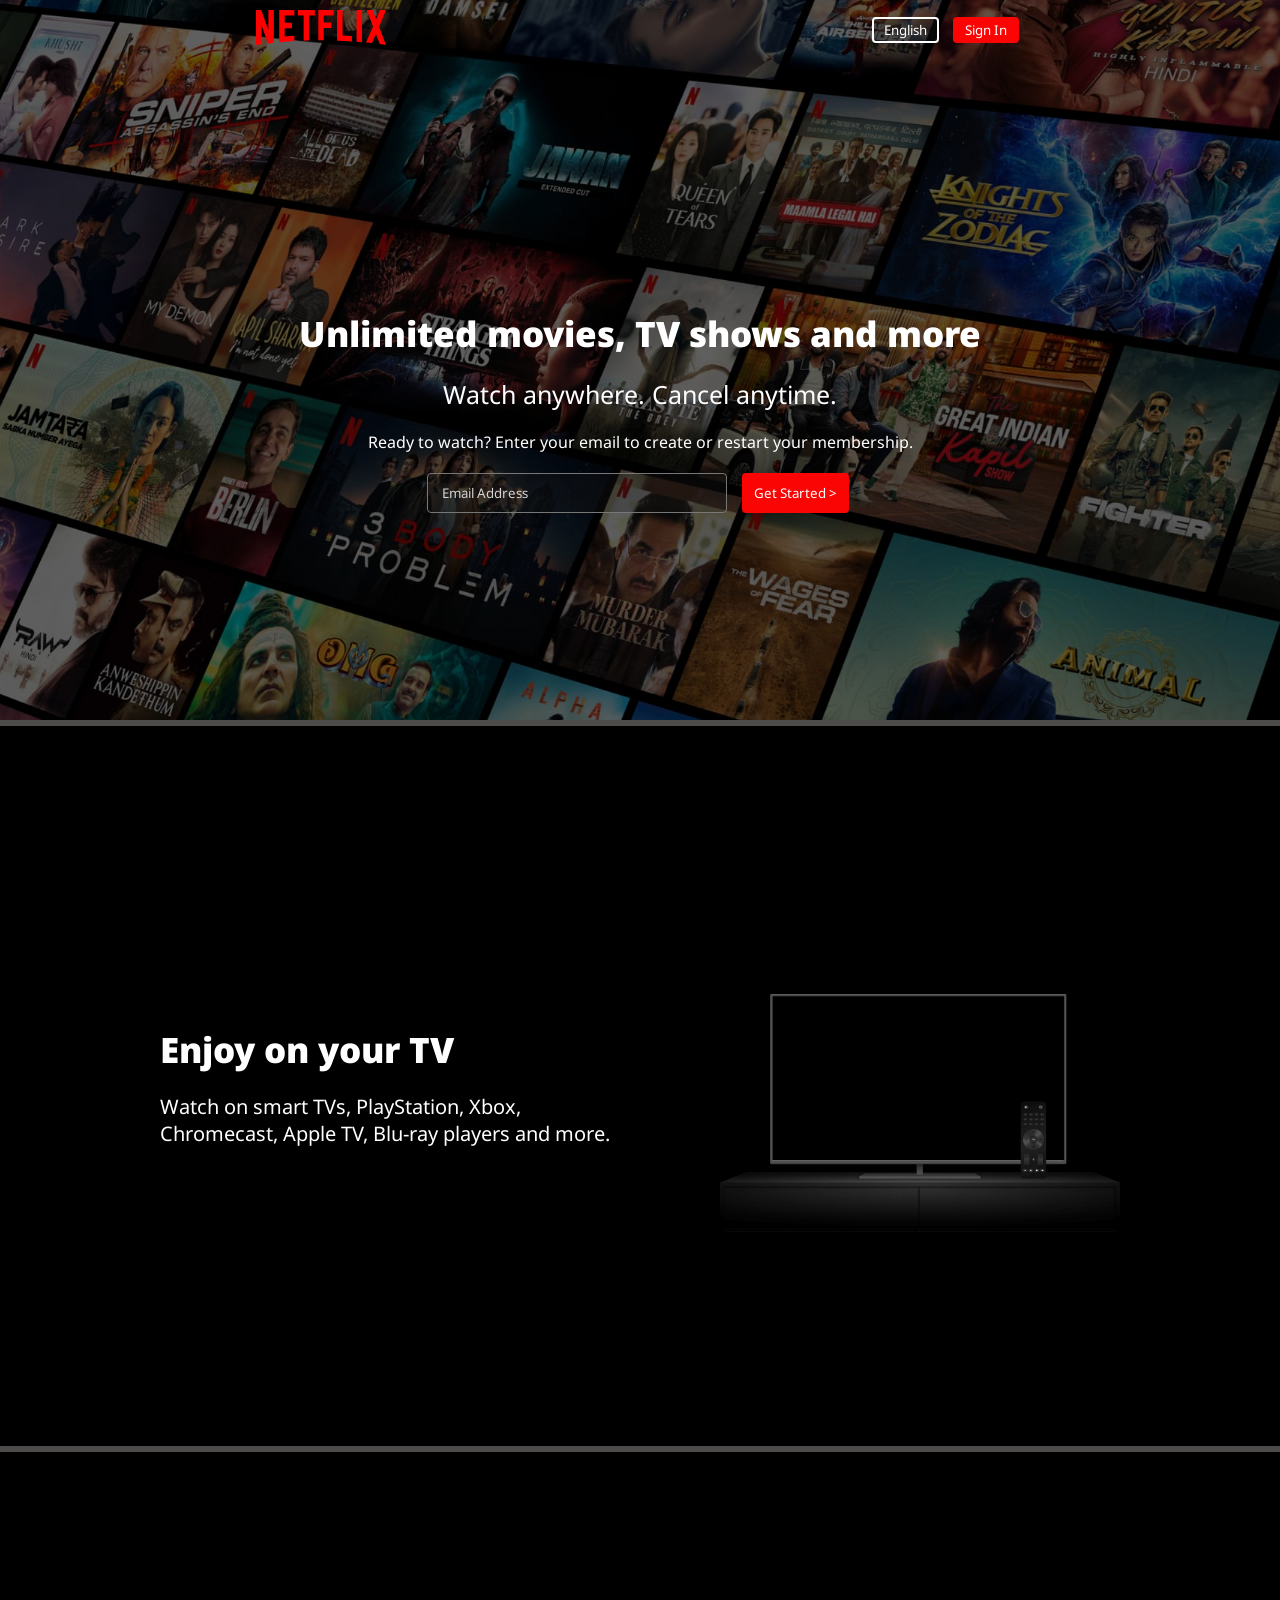
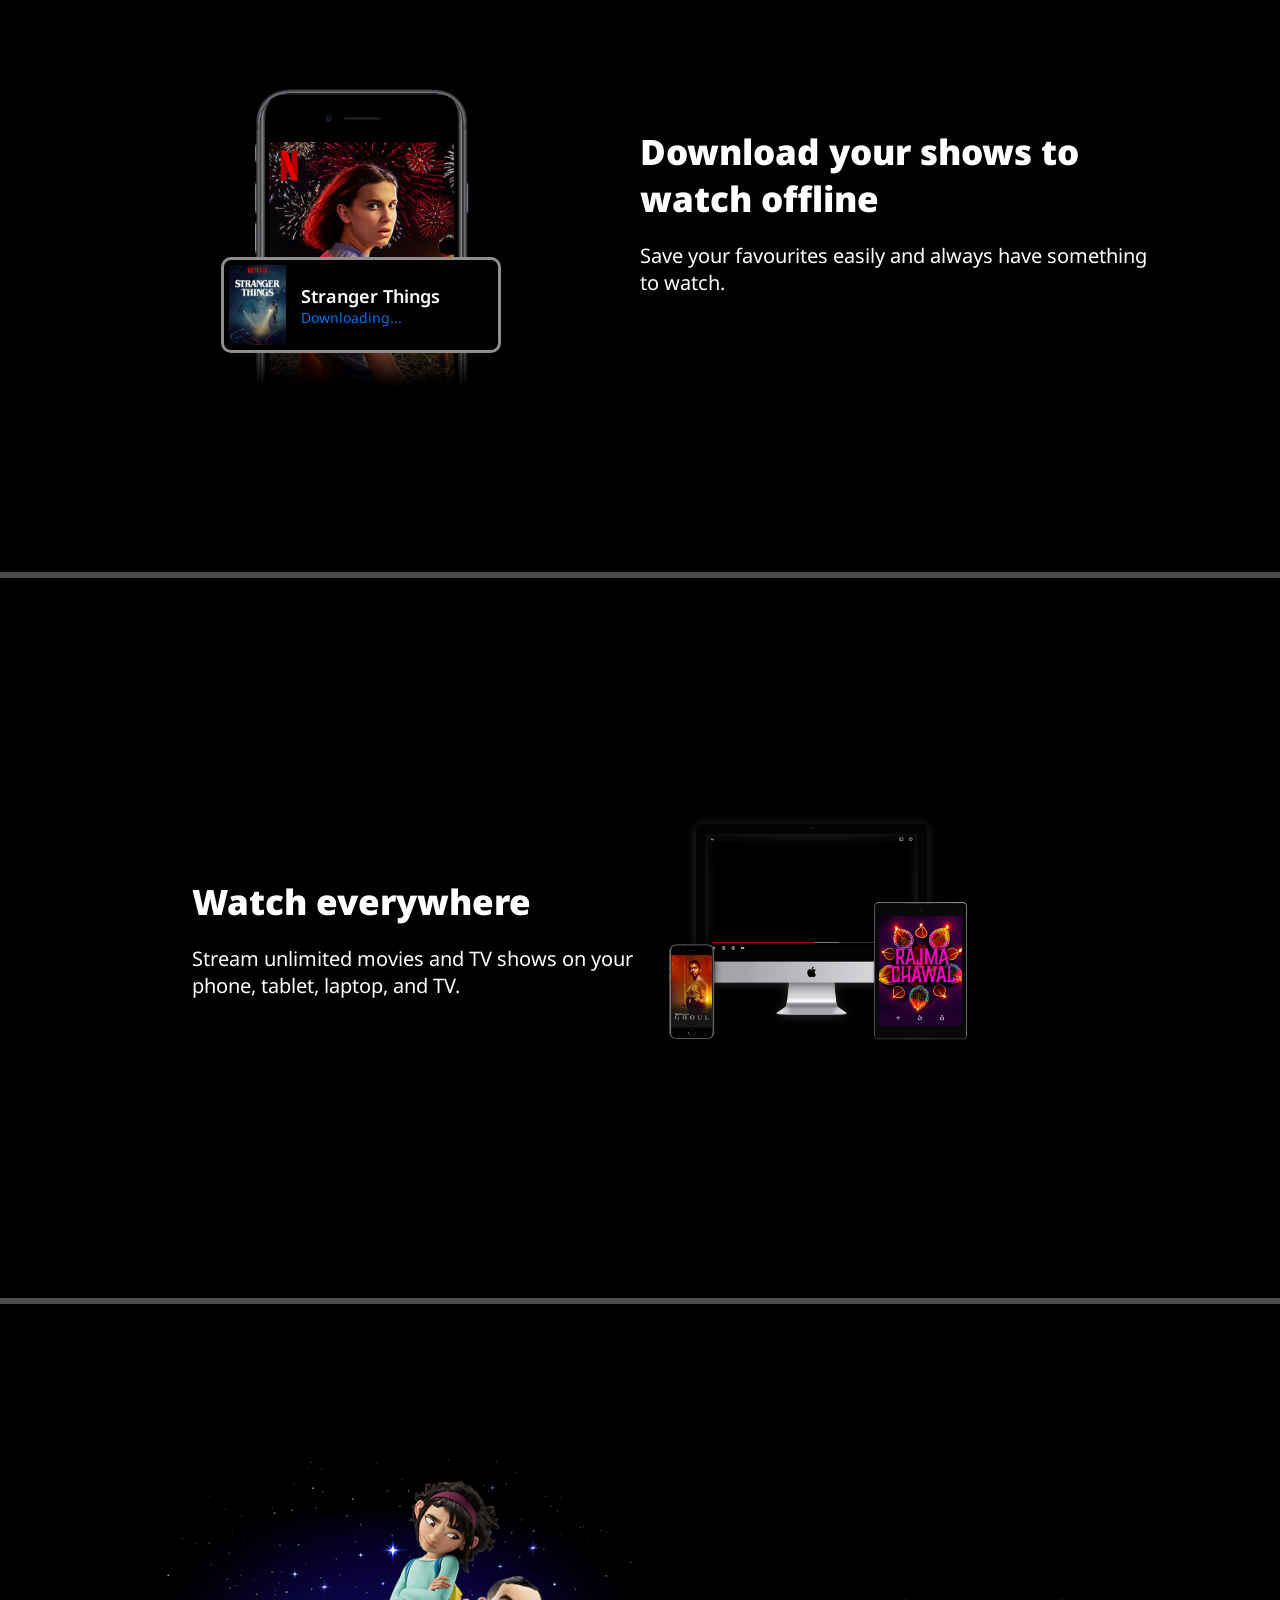
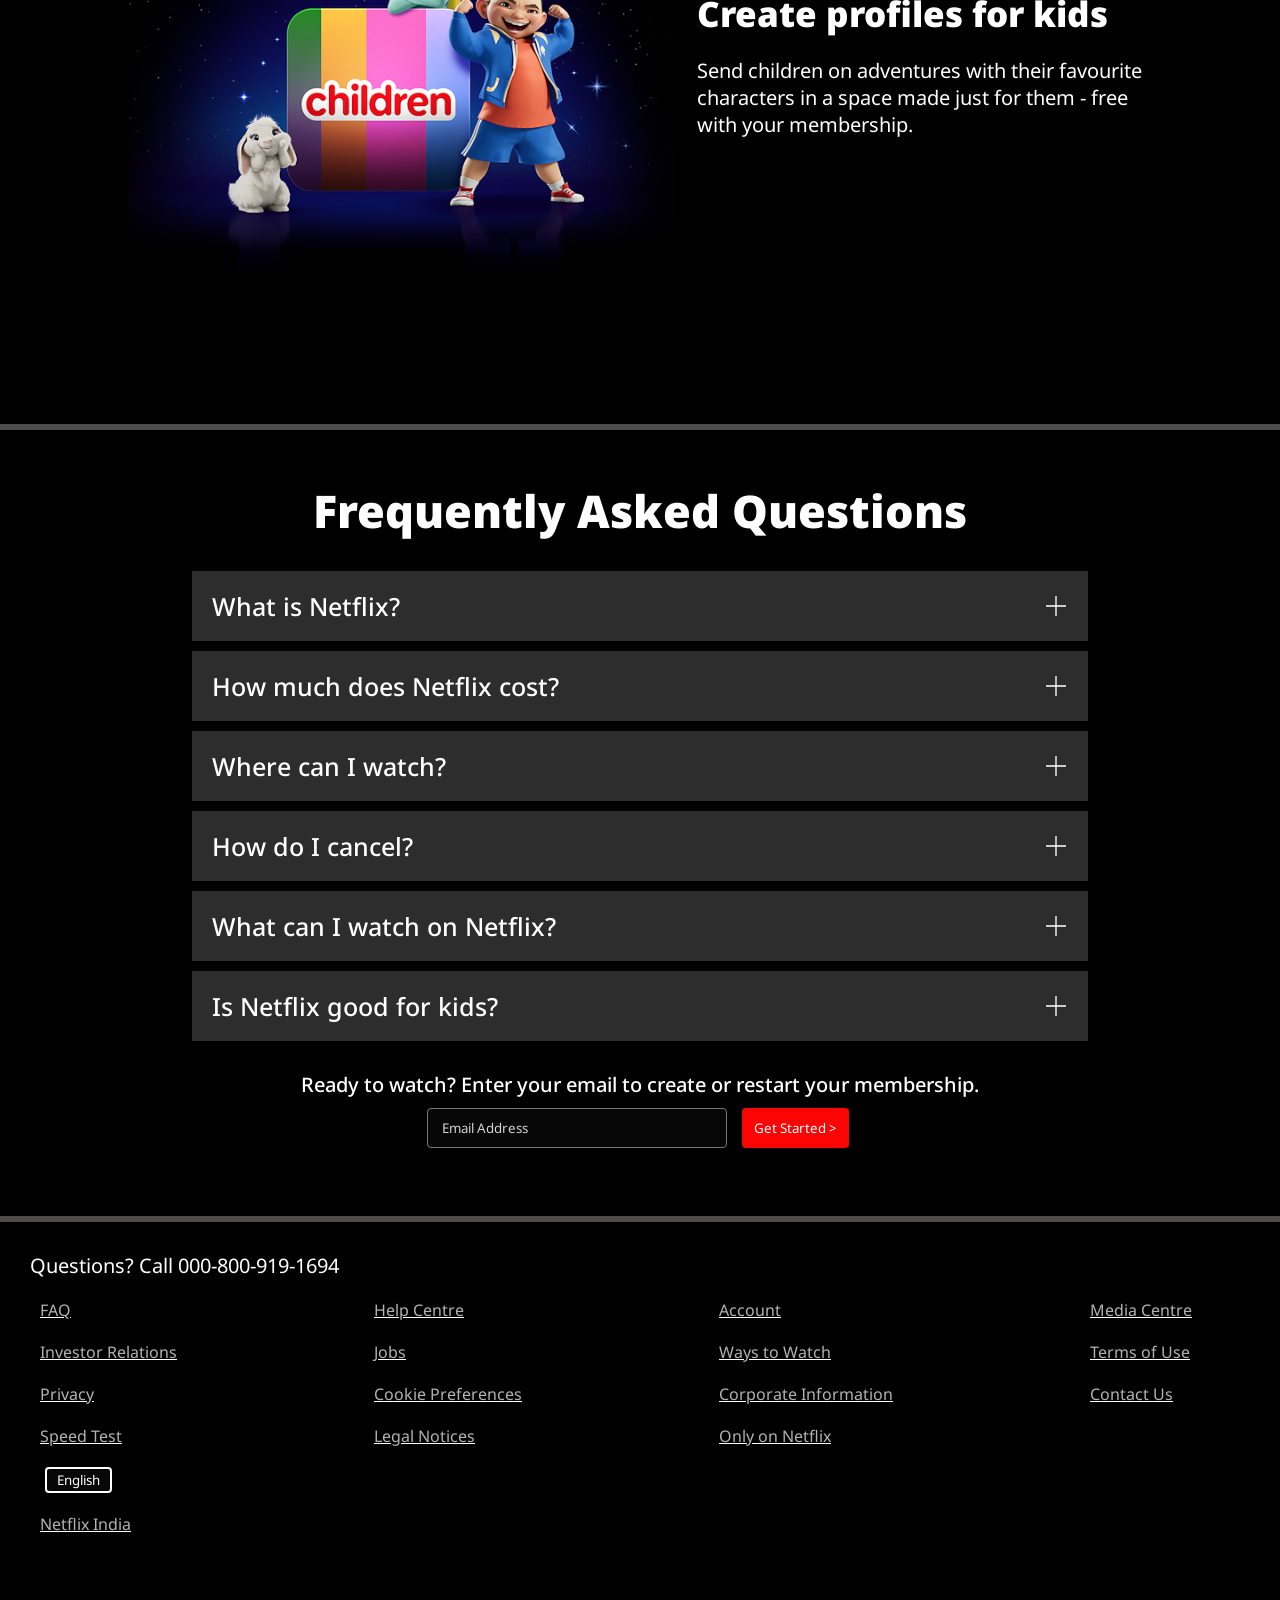
<file: index.html>
<!DOCTYPE html>
<html lang="en">

<head>
    <meta charset="UTF-8">
    <meta name="viewport" content="width=device-width, initial-scale=1.0">
    <title>Netflix India - Watch TV Shows Online, Watch Movies Online</title>
    <link rel="stylesheet" href="home.css">
    <script src="script.js" defer></script>
</head>

<body>
    <div class="main">
        <nav>
            <span><img src="net_images/logo.svg" alt="Netflix" height="35px"></span>
            <div>
                <button class="but">English</button>
                <button class="but red">Sign In</button>
            </div>
        </nav>
        <div class="txt">

            <span> Unlimited movies, TV shows and more</span>
            <span> Watch anywhere. Cancel anytime.</span>
            <span> Ready to watch? Enter your email to create or restart your membership.</span>
            <div>
                <input type="email" name="email" id="hero-email" placeholder="Email Address">
                <button class="but red-get" type="button">Get Started &gt;</button>
                <small class="form-message" aria-live="polite"></small>
            </div>
        </div>

        <div class="box">

        </div>
    </div>
    <div class="sep">
    </div>
    <!-- ------------------------------------------------------------------------------ -->
    <div id="two">
        <div class="txt2">
            <span>Enjoy on your TV</span>
            <span>Watch on smart TVs, PlayStation, Xbox, Chromecast, Apple TV, Blu-ray players and more.</span>
        </div>
        <div class="img2">
            <img src="net_images/tv.png" alt="TV showing Netflix">
            <video src="net_video/video-tv-in-0819.m4v" autoplay loop muted playsinline></video>
        </div>

    </div>
    <div class="sep">
    </div>
    <!-- -------------------------------------------------------------- -->
    <div id="three">

        <div class="img3">
            <img src="net_images/mobile-0819.jpg" alt="Mobile phone showing Netflix downloads">
            <div class="upimg">
                <img src="net_images/boxshot.png" alt="Stranger Things poster">
                <div>
                    <span>
                        Stranger Things
                    </span>
                    <span>Downloading...</span>
                </div>

            </div>
        </div>
        <div class="txt3 txt2">
            <span>Download your shows to watch offline</span>
            <span>Save your favourites easily and always have something to watch.</span>
        </div>

    </div>
    <div class="sep">
    </div>
    <!-- ---------------------------------- -->
    <div id="four">
        <div class="txt4 txt2">
            <span>Watch everywhere</span>
            <span>Stream unlimited movies and TV shows on your phone, tablet, laptop, and TV.</span>

        </div>
        <div class="img4">
            <img src="net_images/device-pile-in.png" alt="Netflix playing on multiple devices">
            <video src="net_video/video-devices-in.m4v" autoplay muted loop playsinline></video>

        </div>
    </div>
    <div class="sep">
    </div>
    <!-- -------------------------- -->
    <div id="fifth">

        <div class="img5">
            <img src="net_images/AAAABVr8nYuAg0xDpXDv0VI9HUoH7r2aGp4TKRCsKNQrMwxzTtr-NlwOHeS8bCI2oeZddmu3nMYr3j9MjYhHyjBASb1FaOGYZNYvPBCL.png"
                alt="Children watching Netflix">

        </div>
        <div class="txt5 txt2">
            <span>Create profiles for kids</span>
            <span>Send children on adventures with their favourite characters in a space made just for them - free with
                your membership.</span>
        </div>
    </div>
    <div class="sep">
    </div>
    <!-- ------------------------------- -->
    <div id="feq">
        <div class="fequ">
            <span>Frequently Asked Questions</span>
        </div>
        <div class="f1"><span>What is Netflix?</span>
            <img src="plus.svg" alt="">
        </div>
        <div class="f1"><span>How much does Netflix cost?</span>
            <img src="plus.svg" alt="">
        </div>
        <div class="f1"><span>Where can I watch?</span>
            <img src="plus.svg" alt="">
        </div>
        <div class="f1"><span>How do I cancel?</span>
            <img src="plus.svg" alt="">
        </div>
        <div class="f1"><span>What can I watch on Netflix?</span>
            <img src="plus.svg" alt="">
        </div>
        <div class="f1"><span>Is Netflix good for kids?</span>
            <img src="plus.svg" alt="">
        </div>
        <div class="last">
            <span>Ready to watch? Enter your email to create or restart your membership.</span>
            <div>
                <input type="email" name="email" id="faq-email" placeholder="Email Address">
                <button class="but red-get" type="button">Get Started &gt;</button>
                <small class="form-message" aria-live="polite"></small>
            </div>
        </div>

    </div>
    <div class="sep">
    </div>
    <footer>
        <span>Questions? Call 000-800-919-1694 </span>
        <div class="list">
            <div>

                <li>FAQ</li>
                <li>Investor Relations</li>
                <li>Privacy</li>
                <li>Speed Test</li>
                <li><button class="but">English</button></li>
                <li>Netflix India</li>
            </div>
            <div>

                <li>Help Centre</li>
                <li>Jobs</li>
                <li>Cookie Preferences</li>
                <li>Legal Notices</li>
            </div>
            <div>

                <li>Account</li>
                <li>Ways to Watch</li>
                <li>Corporate Information</li>
                <li>Only on Netflix</li>
            </div>
            <div>

                <li>Media Centre</li>
                <li>Terms of Use</li>
                <li>Contact Us</li>
            </div>
        </div>
    </footer>

    
</body>

</html>
</file>
<file: home.css>
@import url('https://fonts.googleapis.com/css2?family=Noto+Sans:ital,wght@0,100..900;1,100..900&display=swap');

* {
    margin: 0;
    padding: 0;
    box-sizing: border-box;
    font-family: "Noto Sans", sans-serif;
}

body {
    background-color: #000;
}

.main {
    background-image: url(net_images/main.jpg);
    width: 100%;
    height: 80vh;
    position: relative;
    background-position: center center;
    background-repeat: no-repeat;
    background-size: max(1500px, 100vw);

}

.main .box {
    opacity: 0.5;
    width: 100%;
    height: 80vh;
    background-color: #000;
    position: absolute;
    top: 0;
}

.main nav {
    display: flex;
    justify-content: space-between;
    align-items: center;
    max-width: 60vw;
    margin: auto;
    height: auto;
    padding: 10px 0px;


}

nav img {

    position: relative;
    z-index: 10;
}

nav button {
    position: relative;
    z-index: 10;
}

.txt {
    color: white;
    position: relative;
    z-index: 10;
    display: flex;
    justify-content: center;
    height: 100%;
    align-items: center;
    flex-direction: column;
    font-family: "Noto Sans", sans-serif;
    gap: 20px;
    padding: 20px;
    text-align: center;

}

.txt> :first-child {
    font-weight: 900;
    font-size: 35px;
}

.txt> :nth-child(2) {
    font-size: 25px;
    font-weight: 400;
}

.but {
    color: white;
    font-weight: 400;
    background-color: rgba(23, 23, 23, 0.3);
    border: 2px solid white;
    border-radius: 4px;
    padding: 2px 10px;
    margin: 0px 5px;
    cursor: pointer;
}

.but.red {
    background-color: rgb(250, 4, 4);
    border: 2px solid rgb(250, 4, 4);
}

.but.red-get {
    background-color: rgb(250, 4, 4);
    border: 2px solid rgb(250, 4, 4);
    height: 40px;
}

input {
    background-color: rgba(23, 23, 23, 0.3);
    border: 1px solid #777;
    border-radius: 4px;
    color: white;
    min-height: 40px;
    min-width: 300px;
    padding: 8px 14px;
}

input::placeholder {
    color: #d4d4d4;
}

.form-message {
    color: #ffb3b3;
    display: block;
    flex-basis: 100%;
    font-size: 14px;
    margin-top: 8px;
    text-align: center;
}

.sep {
    height: 6px;
    background-color: #4e4b4b;
}

/* ---------------------------------------------------------------- */
#two {
    display: flex;
    max-width: 75vw;
    margin: auto;
    justify-content: space-between;
    align-items: center;
    height: 80vh;
}

.txt2 {
    color: white;
    display: flex;
    flex-direction: column;
    width: 50%;
    gap: 20px;
}

.txt2> :first-child {
    font-weight: 900;
    font-size: 35px;
}

.txt2> :nth-child(2) {
    font-weight: 400;
    font-size: 20px;
}

.img2 img {
    height: 300px;
    z-index: 10;


}

.img2 {
    position: relative;

}

.img2 video {
    position: absolute;
    height: 163px;
    right: 57px;
    top: 60px;
    z-index: -1;
}

/* ------------------------------------- */
#three {
    display: flex;
    max-width: 80vw;
    margin: auto;
    justify-content: space-between;
    align-items: center;
    height: 80vh;
    /* background-color: red; */
}

.img3 img {
    height: 350px;
}

.img3 {
    position: relative;
    display: flex;
    justify-content: center;
}

.upimg {
    height: auto;
    width: 60%;
    border: 3px solid rgb(144, 142, 142);
    border-radius: 10px;
    position: absolute;
    bottom: 34px;
    background-color: #000;
    color: white;
    display: flex;
    gap: 15px;
    align-items: center;
    padding: 5px;
}

.upimg img {
    height: 80px;
}

.upimg div> :first-child {
    font-size: 18px;
    font-weight: 600;
}

.upimg div> :nth-child(2) {
    font-size: 14px;
    font-weight: 400;
    color: #0071eb;

}

.upimg div {
    display: flex;
    flex-direction: column;
}

/* ------------------------ */
#four {
    height: 80vh;
    max-width: 70vw;
    /* background-color: red; */
    margin: auto;
    display: flex;
    align-items: center;
}

.img4 img {

    height: 260px;
}

.img4 video {
    position: absolute;
    z-index: -1;
    height: 126px;
    top: 23px;
    left: 60px;

}

.img4 {
    position: relative;
}

/* ----------------------------------- */
#fifth {
    display: flex;
    max-width: 80vw;
    margin: auto;
    justify-content: space-between;
    align-items: center;
    height: 80vh;
}


#feq {
    padding: 50px 0px;
    width: 70vw;
    margin: auto;
    text-align: center;
}

#feq span {
    font-size: 45px;
    font-weight: 900;
    color: white;
}

.f1 {
    background-color: #2d2d2d;
    margin-top: 10px;
    height: 70px;
    text-align: left;
    display: flex;
    justify-content: space-between;
    padding: 0 20px;
    align-items: center;
}

#feq .f1 span {
    font-size: 25px;
    font-weight: 500;
}

#feq .f1:hover {
    background-color: #615f5f;
    transition: all 0.3s ease-out;
}

.fequ {
    margin-bottom: 30px;
}

#feq .last span {
    font-size: 20px;
    font-weight: 500;
}

.last {
    margin-top: 30px;
    display: flex;
    flex-direction: column;
    gap: 10px;
}

.last div {
    align-items: center;
}

footer {
    height: 80vh;
    margin: 30px;
    color: white;
}

footer .list {
    display: flex;
    flex-direction: row;
    color: white;
    gap: 100px;
    column-gap: 100px;
    font-size: 20px;
    margin-left: 10px;
    width: 90vw;
    justify-content: space-between;
    text-decoration: underline;



}

footer span {
    font-size: 20px;
    margin-bottom: 20px;
    text-align: left;
    left: 0px;
}

footer button .but {
    height: 30px;
}


li {
    margin-top: 20px;
    gap: 50px;
    list-style-type: none;
}

.emd {
    display: flex;
    flex-direction: column;
    height: auto;
    background-color: rgb(25, 24, 24);
    max-width: 70vw;
    margin: auto;
    padding: 50px 0;
    gap: 20px;
    color: white;

}
.grid div{
    border: 2px solid black;
}
.item{
    margin-bottom: 20px;
}
.grid {
    display: grid;
    grid-template-columns: repeat(auto-fill, minmax(380px, 1fr));
}
/* Legacy grid experiment removed. */

img,
video {
    max-width: 100%;
}

.txt div,
.last div {
    display: flex;
    flex-wrap: wrap;
    justify-content: center;
    gap: 10px;
}

.f1 {
    border: 0;
    color: white;
    cursor: pointer;
    width: 100%;
}

.f1 img {
    height: 24px;
    transition: transform 0.25s ease;
}

.f1.active img {
    transform: rotate(45deg);
}

.faq-answer {
    background-color: #2d2d2d;
    color: white;
    display: none;
    font-size: 20px;
    line-height: 1.5;
    margin-top: 2px;
    padding: 22px;
    text-align: left;
}

.faq-answer.open {
    display: block;
}

footer .list li,
footer .list a {
    color: #b3b3b3;
    font-size: 16px;
}

footer .list a {
    text-decoration: underline;
}

@media (max-width: 1000px) {
    .main nav {
        max-width: 90vw;
    }

    #two,
    #three,
    #four,
    #fifth {
        max-width: 90vw;
    }

    footer .list {
        gap: 35px;
    }
}

@media (max-width: 768px) {
    .main {
        min-height: 620px;
        height: auto;
        background-size: cover;
    }

    .main .box {
        height: 100%;
    }

    .main nav {
        max-width: 92vw;
        padding-top: 22px;
    }

    nav img {
        height: 28px;
    }

    .txt {
        min-height: 540px;
        padding: 32px 20px;
    }

    .txt> :first-child,
    .txt2> :first-child,
    #feq span {
        font-size: 32px;
        line-height: 1.15;
    }

    .txt> :nth-child(2),
    .txt2> :nth-child(2),
    #feq .f1 span {
        font-size: 18px;
    }

    input {
        min-width: 0;
        width: min(100%, 360px);
    }

    #two,
    #three,
    #four,
    #fifth {
        flex-direction: column;
        height: auto;
        justify-content: center;
        min-height: 620px;
        padding: 52px 0;
        text-align: center;
    }

    #three,
    #fifth {
        flex-direction: column-reverse;
    }

    .txt2 {
        width: 100%;
    }

    .img2 img,
    .img3 img,
    .img4 img,
    .img5 img {
        height: auto;
        max-height: 330px;
    }

    .img2 video {
        height: 54%;
        right: 13%;
        top: 20%;
        width: 73%;
    }

    .img4 video {
        height: 44%;
        left: 19%;
        top: 8%;
        width: 61%;
    }

    .upimg {
        bottom: 18px;
        width: 78%;
    }

    #feq {
        width: 92vw;
    }

    .f1 {
        min-height: 64px;
        height: auto;
        padding: 18px;
    }

    .faq-answer {
        font-size: 17px;
    }

    footer {
        height: auto;
        margin: 30px auto;
        width: 90vw;
    }

    footer .list {
        display: grid;
        grid-template-columns: repeat(2, minmax(0, 1fr));
        margin-left: 0;
        width: 100%;
    }
}

@media (max-width: 480px) {
    .but {
        margin: 0;
    }

    .main nav {
        align-items: flex-start;
        gap: 14px;
        max-width: 94vw;
    }

    .txt {
        gap: 16px;
    }

    .txt> :first-child,
    .txt2> :first-child,
    #feq span {
        font-size: 28px;
    }

    .but.red-get {
        width: min(100%, 220px);
    }

    .upimg img {
        height: 58px;
    }

    footer .list {
        grid-template-columns: 1fr;
    }
}
</file>
